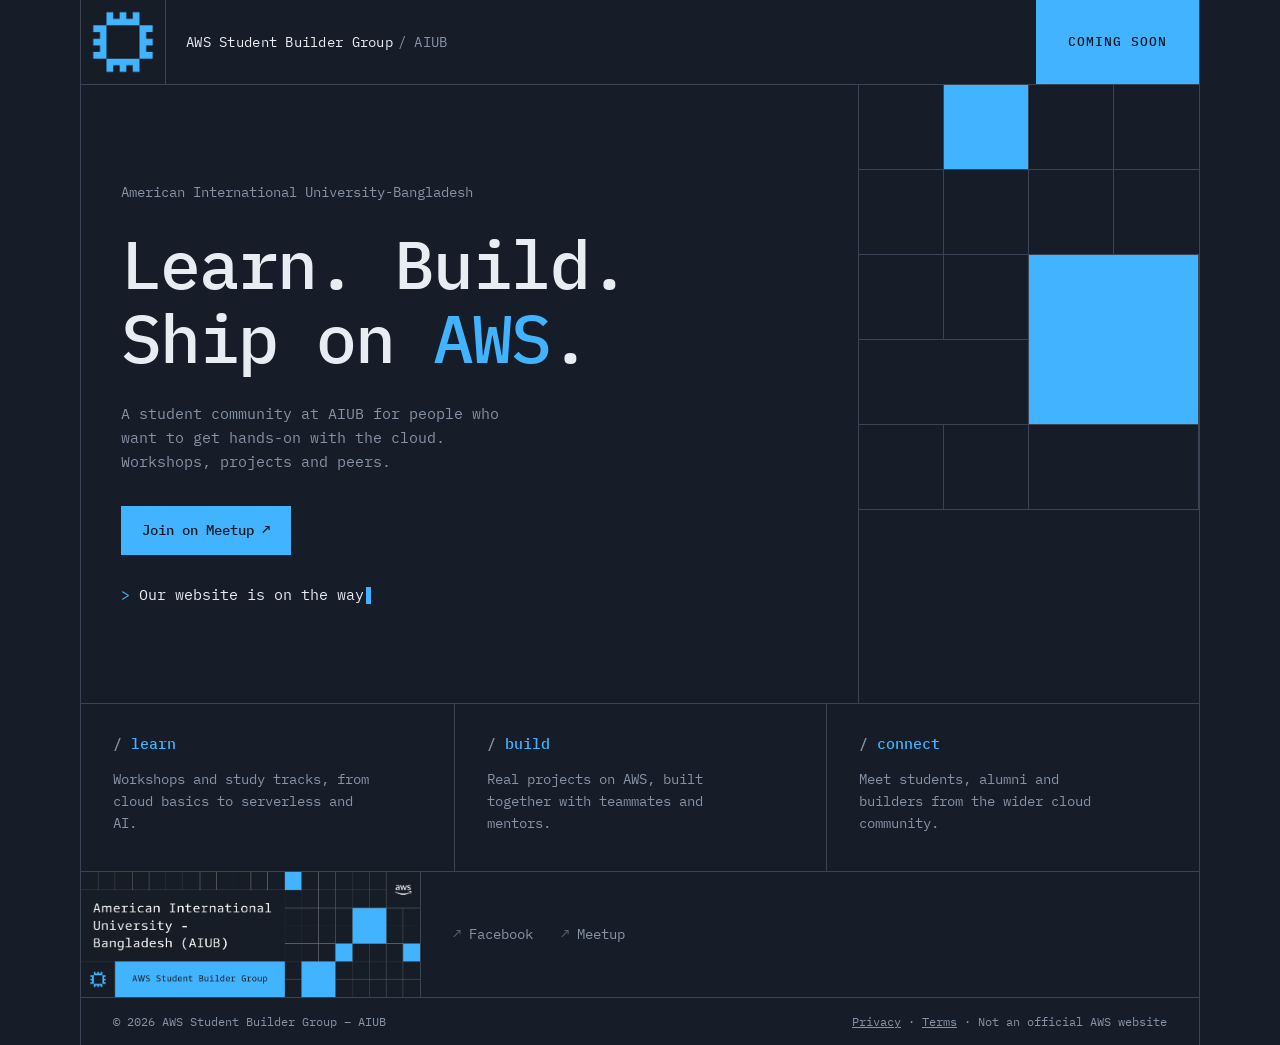
<file: index.html>
<!doctype html>
<html lang="en">
<head>
  <meta charset="utf-8">
  <meta name="viewport" content="width=device-width, initial-scale=1">
  <title>AWS Student Builder Group – AIUB</title>
  <meta name="description" content="AWS Student Builder Group at American International University-Bangladesh. Website coming soon.">
  <meta property="og:title" content="AWS Student Builder Group – AIUB">
  <meta property="og:description" content="Website coming soon.">
  <meta property="og:image" content="footer.png">
  <meta name="theme-color" content="#161d29">
  <link rel="icon" href="logo.jpg">
  <link rel="preconnect" href="https://fonts.googleapis.com">
  <link rel="preconnect" href="https://fonts.gstatic.com" crossorigin>
  <link rel="stylesheet" href="https://fonts.googleapis.com/css2?family=IBM+Plex+Mono:wght@400;500&display=swap">
  <link rel="stylesheet" href="style.css">
</head>
<body>
  <div class="sheet">
    <header class="row bar">
      <div class="mark"><img src="logo.jpg" alt="AWS Student Builder Group logo"></div>
      <a class="name" href="#">AWS Student Builder Group<span>/ AIUB</span></a>
      <div class="tag">Coming soon</div>
    </header>

    <main>
      <section class="row hero">
        <div class="hero-copy">
          <p class="kicker">American International University-Bangladesh</p>
          <h1>Learn. Build. Ship on <mark>AWS</mark>.</h1>
          <p class="lede">A student community at AIUB for people who want to get hands-on with the cloud. Workshops, projects and peers.</p>
          <a class="join" href="https://www.meetup.com/aws-sbg-at-american-international-university-bangladesh/" target="_blank" rel="noopener">Join on Meetup <span aria-hidden="true">↗</span></a>
          <p class="soon">Our website is on the way<span class="cursor" aria-hidden="true"></span></p>
        </div>
        <div class="mosaic" aria-hidden="true">
          <i></i><i class="on"></i><i></i><i></i>
          <i></i><i></i><i></i><i></i>
          <i></i><i></i><i class="on w2"></i>
          <i></i><i></i>
          <i></i><i></i><i></i><i></i>
        </div>
      </section>

      <section class="row cells" aria-label="What we do">
        <article class="cell"><h2>learn</h2><p>Workshops and study tracks, from cloud basics to serverless and AI.</p></article>
        <article class="cell"><h2>build</h2><p>Real projects on AWS, built together with teammates and mentors.</p></article>
        <article class="cell"><h2>connect</h2><p>Meet students, alumni and builders from the wider cloud community.</p></article>
      </section>
    </main>

    <footer>
      <div class="row f-main">
        <img src="footer.png" alt="American International University-Bangladesh (AIUB) – AWS Student Builder Group">
        <nav class="f-links" aria-label="Community links">
          <a href="https://www.facebook.com/AWSBuildersAIUB" target="_blank" rel="noopener">Facebook</a>
          <a href="https://www.meetup.com/aws-sbg-at-american-international-university-bangladesh/" target="_blank" rel="noopener">Meetup</a>
        </nav>
      </div>
      <div class="f-base">
        <span>© 2026 AWS Student Builder Group – AIUB</span>
        <span><a href="/privacy/">Privacy</a> · <a href="/terms/">Terms</a> · Not an official AWS website</span>
      </div>
    </footer>
  </div>
</body>
</html>
</file>
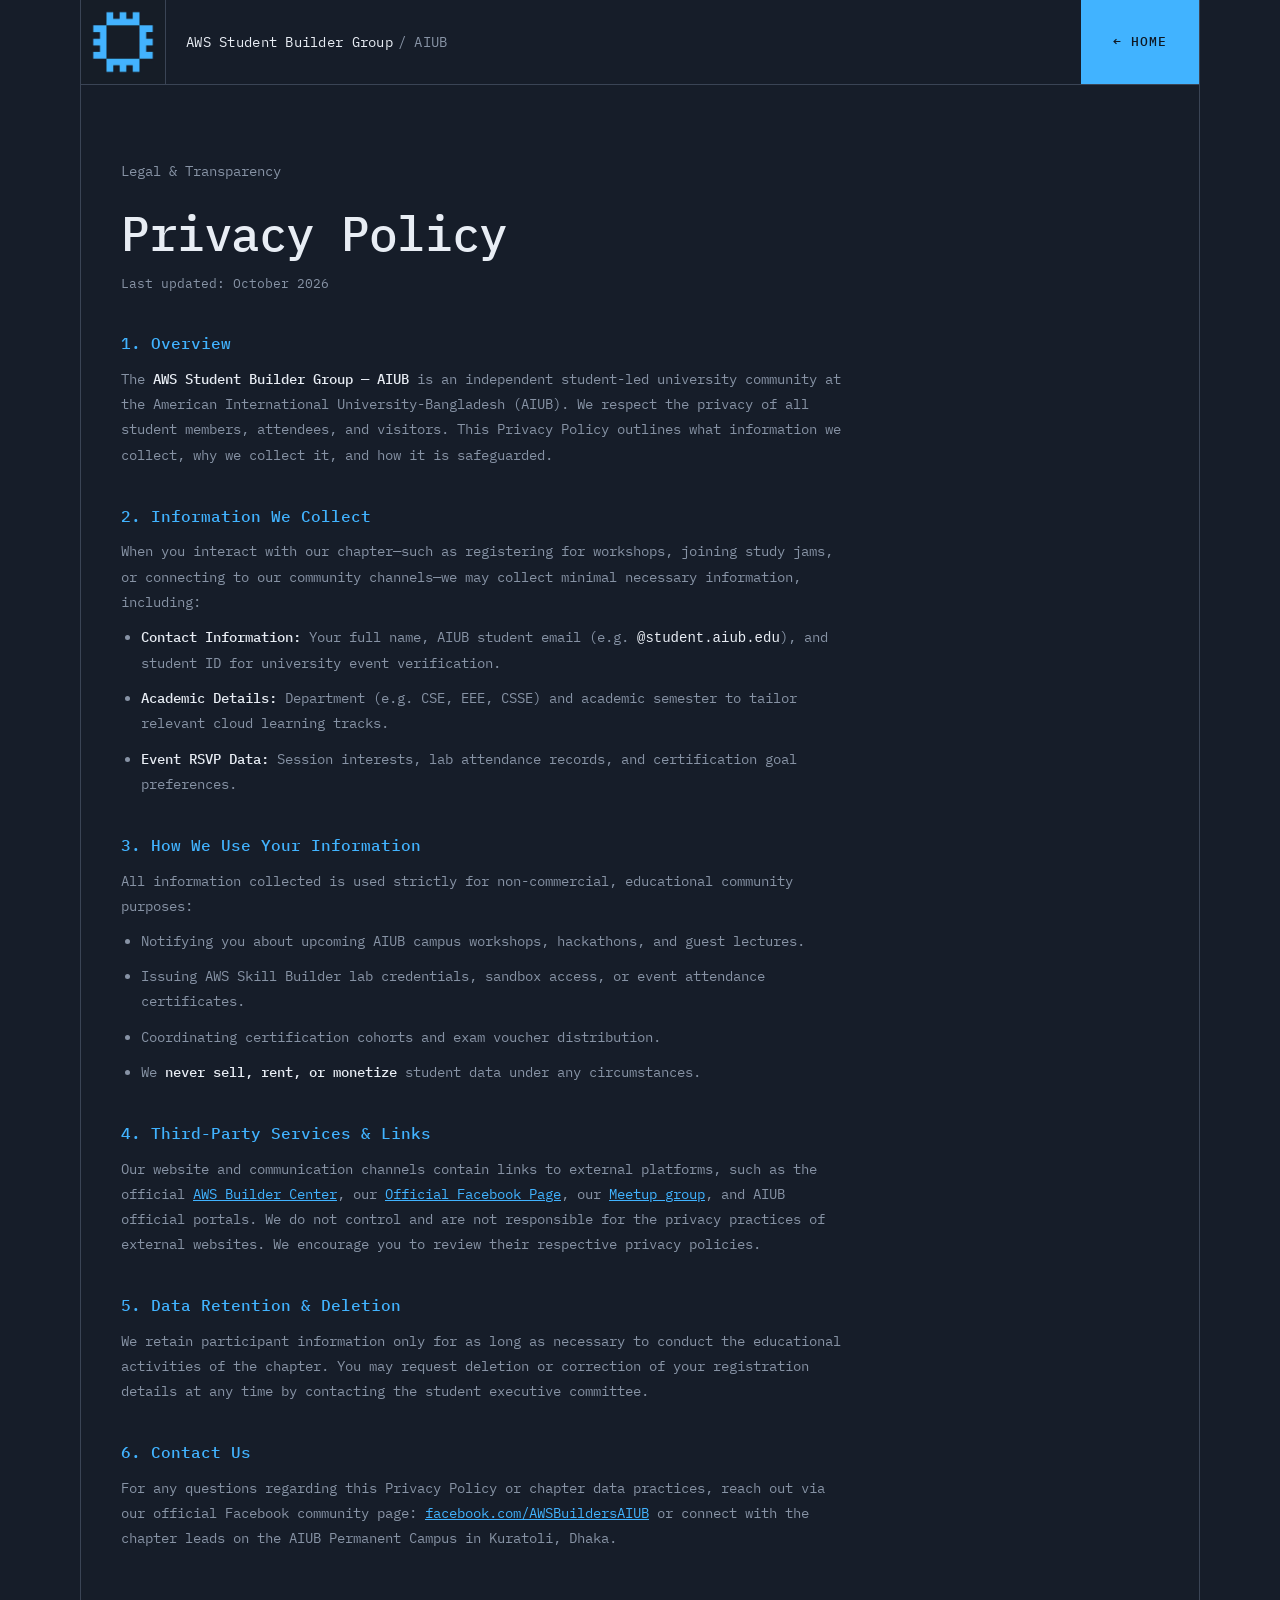
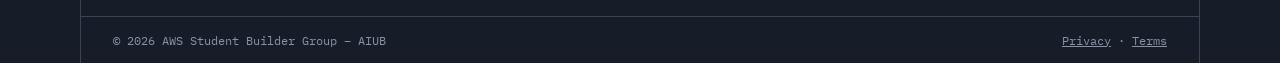
<file: privacy/index.html>
<!doctype html>
<html lang="en">
<head>
  <meta charset="utf-8">
  <meta name="viewport" content="width=device-width, initial-scale=1">
  <title>Privacy Policy – AWS Student Builder Group AIUB</title>
  <meta name="theme-color" content="#161d29">
  <link rel="icon" href="/logo.jpg">
  <link rel="stylesheet" href="https://fonts.googleapis.com/css2?family=IBM+Plex+Mono:wght@400;500&display=swap">
  <link rel="stylesheet" href="/style.css">
</head>
<body>
  <div class="sheet">
    <header class="row bar">
      <div class="mark"><img src="/logo.jpg" alt="AWS Student Builder Group logo"></div>
      <a class="name" href="/">AWS Student Builder Group<span>/ AIUB</span></a>
      <a class="tag" href="/">← Home</a>
    </header>
    <main class="row legal">
      <p class="kicker">Legal &amp; Transparency</p>
      <h1>Privacy Policy</h1>
      <p class="date">Last updated: October 2026</p>
<section><h2>1. Overview</h2><p>The <strong>AWS Student Builder Group — AIUB</strong> is an independent student-led university community at the American International University-Bangladesh (AIUB). We respect the privacy of all student members, attendees, and visitors. This Privacy Policy outlines what information we collect, why we collect it, and how it is safeguarded.</p></section>
<section><h2>2. Information We Collect</h2><p>When you interact with our chapter—such as registering for workshops, joining study jams, or connecting to our community channels—we may collect minimal necessary information, including:</p><ul><li><strong>Contact Information:</strong> Your full name, AIUB student email (e.g. <code>@student.aiub.edu</code>), and student ID for university event verification.</li><li><strong>Academic Details:</strong> Department (e.g. CSE, EEE, CSSE) and academic semester to tailor relevant cloud learning tracks.</li><li><strong>Event RSVP Data:</strong> Session interests, lab attendance records, and certification goal preferences.</li></ul></section>
<section><h2>3. How We Use Your Information</h2><p>All information collected is used strictly for non-commercial, educational community purposes:</p><ul><li>Notifying you about upcoming AIUB campus workshops, hackathons, and guest lectures.</li><li>Issuing AWS Skill Builder lab credentials, sandbox access, or event attendance certificates.</li><li>Coordinating certification cohorts and exam voucher distribution.</li><li>We <strong>never sell, rent, or monetize</strong> student data under any circumstances.</li></ul></section>
<section><h2>4. Third-Party Services &amp; Links</h2><p>Our website and communication channels contain links to external platforms, such as the official <a href="https://builder.aws.com/" target="_blank" rel="noopener">AWS Builder Center</a>, our <a href="https://www.facebook.com/AWSBuildersAIUB" target="_blank" rel="noopener">Official Facebook Page</a>, our <a href="https://www.meetup.com/aws-sbg-at-american-international-university-bangladesh/" target="_blank" rel="noopener">Meetup group</a>, and AIUB official portals. We do not control and are not responsible for the privacy practices of external websites. We encourage you to review their respective privacy policies.</p></section>
<section><h2>5. Data Retention &amp; Deletion</h2><p>We retain participant information only for as long as necessary to conduct the educational activities of the chapter. You may request deletion or correction of your registration details at any time by contacting the student executive committee.</p></section>
<section><h2>6. Contact Us</h2><p>For any questions regarding this Privacy Policy or chapter data practices, reach out via our official Facebook community page: <a href="https://www.facebook.com/AWSBuildersAIUB" target="_blank" rel="noopener">facebook.com/AWSBuildersAIUB</a> or connect with the chapter leads on the AIUB Permanent Campus in Kuratoli, Dhaka.</p></section>
    </main>
    <footer>
      <div class="f-base">
        <span>© 2026 AWS Student Builder Group – AIUB</span>
        <span><a href="/privacy/">Privacy</a> · <a href="/terms/">Terms</a></span>
      </div>
    </footer>
  </div>
</body>
</html>
</file>
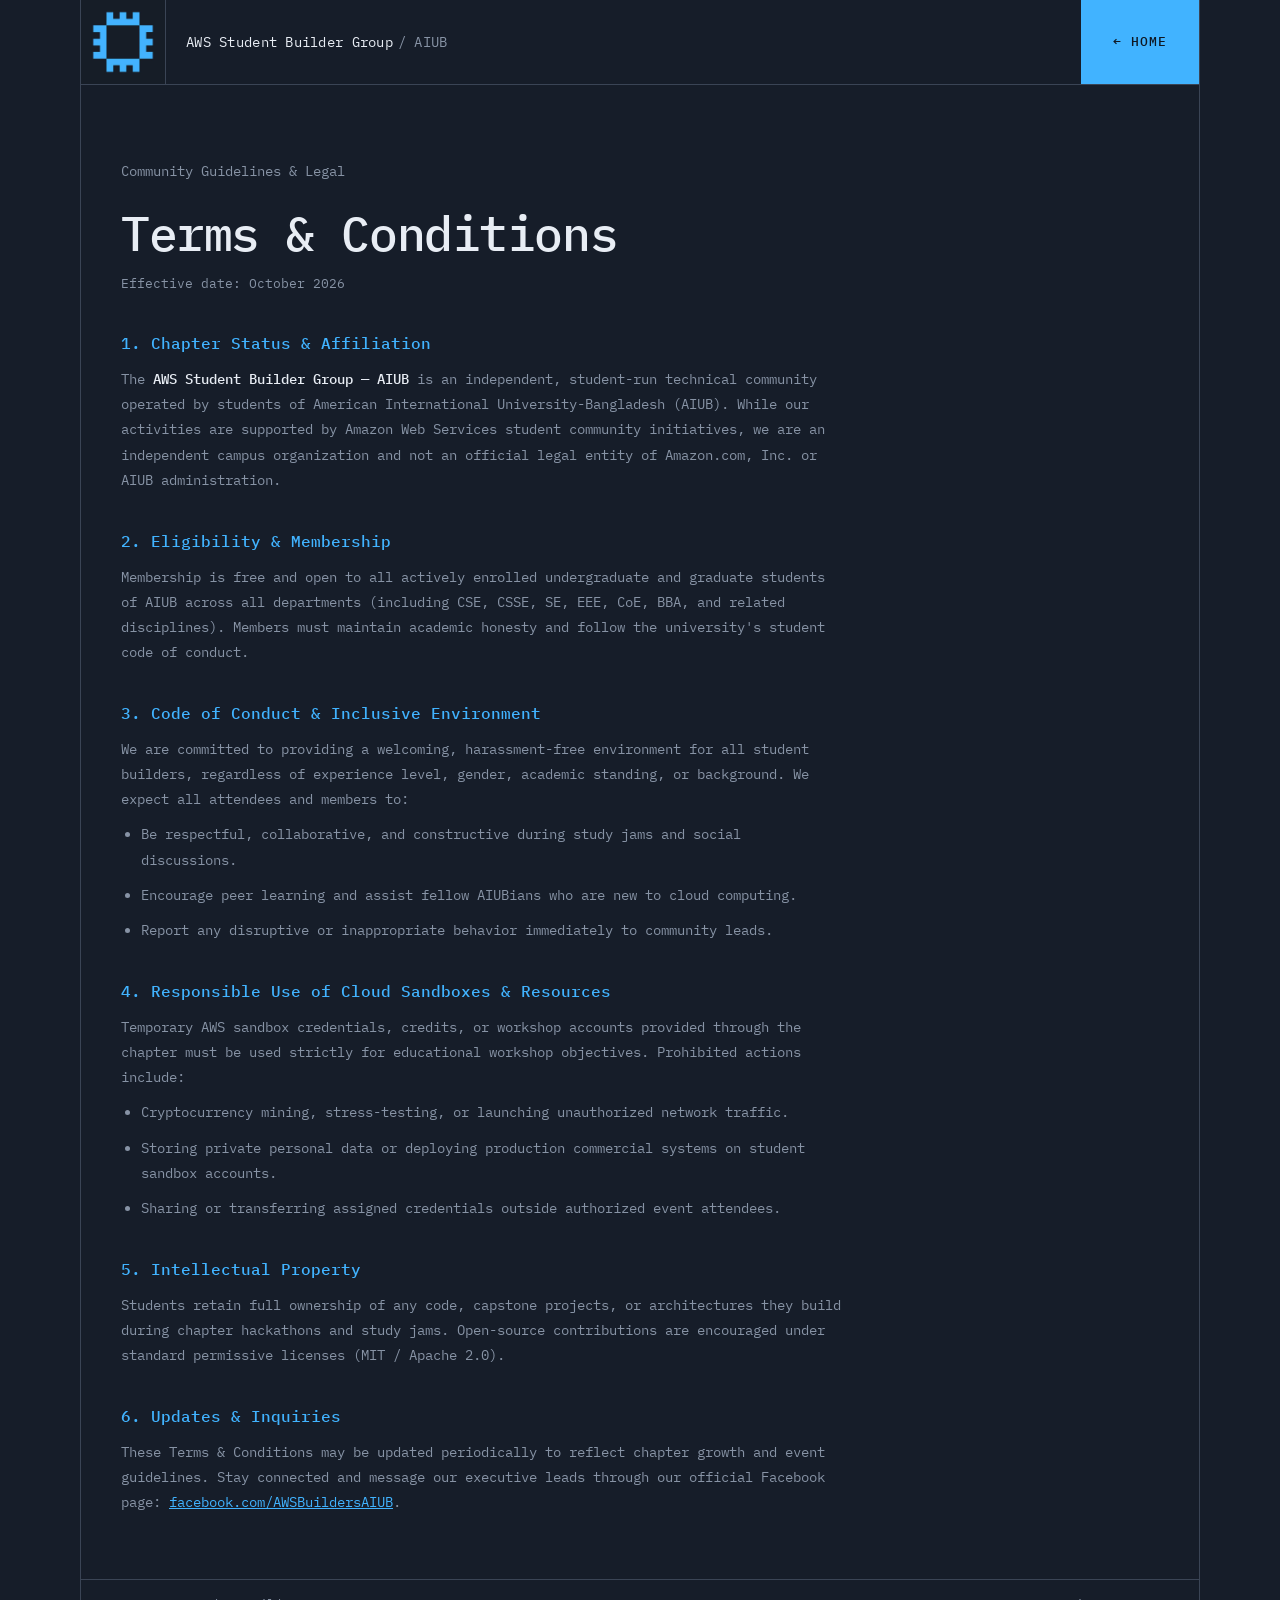
<file: terms/index.html>
<!doctype html>
<html lang="en">
<head>
  <meta charset="utf-8">
  <meta name="viewport" content="width=device-width, initial-scale=1">
  <title>Terms &amp; Conditions – AWS Student Builder Group AIUB</title>
  <meta name="theme-color" content="#161d29">
  <link rel="icon" href="/logo.jpg">
  <link rel="stylesheet" href="https://fonts.googleapis.com/css2?family=IBM+Plex+Mono:wght@400;500&display=swap">
  <link rel="stylesheet" href="/style.css">
</head>
<body>
  <div class="sheet">
    <header class="row bar">
      <div class="mark"><img src="/logo.jpg" alt="AWS Student Builder Group logo"></div>
      <a class="name" href="/">AWS Student Builder Group<span>/ AIUB</span></a>
      <a class="tag" href="/">← Home</a>
    </header>
    <main class="row legal">
      <p class="kicker">Community Guidelines &amp; Legal</p>
      <h1>Terms &amp; Conditions</h1>
      <p class="date">Effective date: October 2026</p>
<section><h2>1. Chapter Status &amp; Affiliation</h2><p>The <strong>AWS Student Builder Group — AIUB</strong> is an independent, student-run technical community operated by students of American International University-Bangladesh (AIUB). While our activities are supported by Amazon Web Services student community initiatives, we are an independent campus organization and not an official legal entity of Amazon.com, Inc. or AIUB administration.</p></section>
<section><h2>2. Eligibility &amp; Membership</h2><p>Membership is free and open to all actively enrolled undergraduate and graduate students of AIUB across all departments (including CSE, CSSE, SE, EEE, CoE, BBA, and related disciplines). Members must maintain academic honesty and follow the university's student code of conduct.</p></section>
<section><h2>3. Code of Conduct &amp; Inclusive Environment</h2><p>We are committed to providing a welcoming, harassment-free environment for all student builders, regardless of experience level, gender, academic standing, or background. We expect all attendees and members to:</p><ul><li>Be respectful, collaborative, and constructive during study jams and social discussions.</li><li>Encourage peer learning and assist fellow AIUBians who are new to cloud computing.</li><li>Report any disruptive or inappropriate behavior immediately to community leads.</li></ul></section>
<section><h2>4. Responsible Use of Cloud Sandboxes &amp; Resources</h2><p>Temporary AWS sandbox credentials, credits, or workshop accounts provided through the chapter must be used strictly for educational workshop objectives. Prohibited actions include:</p><ul><li>Cryptocurrency mining, stress-testing, or launching unauthorized network traffic.</li><li>Storing private personal data or deploying production commercial systems on student sandbox accounts.</li><li>Sharing or transferring assigned credentials outside authorized event attendees.</li></ul></section>
<section><h2>5. Intellectual Property</h2><p>Students retain full ownership of any code, capstone projects, or architectures they build during chapter hackathons and study jams. Open-source contributions are encouraged under standard permissive licenses (MIT / Apache 2.0).</p></section>
<section><h2>6. Updates &amp; Inquiries</h2><p>These Terms &amp; Conditions may be updated periodically to reflect chapter growth and event guidelines. Stay connected and message our executive leads through our official Facebook page: <a href="https://www.facebook.com/AWSBuildersAIUB" target="_blank" rel="noopener">facebook.com/AWSBuildersAIUB</a>.</p></section>
    </main>
    <footer>
      <div class="f-base">
        <span>© 2026 AWS Student Builder Group – AIUB</span>
        <span><a href="/privacy/">Privacy</a> · <a href="/terms/">Terms</a></span>
      </div>
    </footer>
  </div>
</body>
</html>
</file>
<file: style.css>
/* Brand: navy + blue, pixel grid, monospace — taken from the group's own banner */
:root {
  --bg: #161d29;
  --ink: #e8edf4;
  --dim: #8793a5;
  --line: #3a4455;
  --blue: #41b3ff;
  --u: clamp(44px, 7.2vw, 85px); /* grid cell */
  --mono: "IBM Plex Mono", ui-monospace, "SF Mono", Menlo, monospace;
}

* { box-sizing: border-box; margin: 0; padding: 0; }
html { color-scheme: dark; }
body {
  background: var(--bg);
  color: var(--ink);
  font: 400 16px/1.6 var(--mono);
  -webkit-font-smoothing: antialiased;
  min-height: 100dvh;
}
a { color: inherit; }
:focus-visible { outline: 2px solid var(--blue); outline-offset: 3px; }

/* framed sheet */
.sheet {
  max-width: 1120px;
  margin: 0 auto;
  border-left: 1px solid var(--line);
  border-right: 1px solid var(--line);
  min-height: 100dvh;
  display: flex;
  flex-direction: column;
}
.row { border-bottom: 1px solid var(--line); }

/* ---------- header ---------- */
.bar { display: flex; align-items: stretch; height: var(--u); }
.bar .mark { width: var(--u); flex: none; border-right: 1px solid var(--line); }
.bar .mark img { width: 100%; height: 100%; object-fit: cover; display: block; }
.bar .name {
  flex: 1; display: flex; align-items: center; padding: 0 20px;
  font-size: 14px; letter-spacing: .02em; text-decoration: none;
}
.bar .name span { color: var(--dim); margin-left: .6ch; }
.bar .tag {
  display: flex; align-items: center; padding: 0 clamp(16px, 3vw, 32px);
  background: var(--blue); color: #0f1722;
  font-size: 13px; font-weight: 500; text-transform: uppercase; letter-spacing: .08em;
}

/* ---------- hero ---------- */
.hero { display: grid; grid-template-columns: 1fr calc(var(--u) * 4); }
.hero-copy { padding: clamp(40px, 9vw, 96px) clamp(20px, 4vw, 40px); border-right: 1px solid var(--line); }
.kicker { color: var(--dim); font-size: 14px; }
h1 {
  margin-top: 24px;
  font-weight: 500;
  font-size: clamp(34px, 6.2vw, 68px);
  line-height: 1.08;
  letter-spacing: -0.03em;
  max-width: 13ch;
}
h1 mark { background: none; color: var(--blue); }
.lede { margin-top: 28px; max-width: 46ch; color: var(--dim); font-size: 15px; }
.join { display: inline-block; margin-top: 32px; padding: 12px 20px; background: var(--blue); color: #0f1722; font-weight: 500; font-size: 14px; text-decoration: none; border: 1px solid var(--blue); transition: background .2s, color .2s; }
.join:hover { background: transparent; color: var(--blue); }
.soon { margin-top: 28px; font-size: 15px; }
.soon::before { content: "> "; color: var(--blue); }
.cursor { display: inline-block; width: .6ch; height: 1.1em; background: var(--blue); vertical-align: text-bottom; margin-left: 2px; animation: blink 1.1s steps(1) infinite; }

/* pixel mosaic (echoes the banner) */
.mosaic {
  display: grid; grid-template-columns: repeat(4, 1fr); grid-auto-rows: var(--u);
}
.mosaic i { border-right: 1px solid var(--line); border-bottom: 1px solid var(--line); }
.mosaic i:nth-child(4n) { border-right: 0; }
.mosaic .on { background: var(--blue); }
.mosaic .w2 { grid-column: span 2; grid-row: span 2; }

/* ---------- what we do ---------- */
.cells { display: grid; grid-template-columns: repeat(3, 1fr); }
.cell { padding: 28px clamp(20px, 3vw, 32px) 36px; }
.cell + .cell { border-left: 1px solid var(--line); }
.cell h2 { font-size: 15px; font-weight: 500; color: var(--blue); }
.cell h2::before { content: "/ "; color: var(--dim); }
.cell p { margin-top: 12px; color: var(--dim); font-size: 14px; max-width: 32ch; }

/* ---------- footer ---------- */
footer { margin-top: auto; }
.f-main { display: grid; grid-template-columns: minmax(0, 340px) 1fr; }
.f-main img { display: block; width: 100%; border-right: 1px solid var(--line); }
.f-links { display: flex; flex-wrap: wrap; align-content: center; gap: 10px 28px; padding: 24px clamp(20px, 3vw, 32px); font-size: 14px; }
.f-links a { text-decoration: none; color: var(--dim); }
.f-links a:hover { color: var(--blue); }
.f-links a::before { content: "↗ "; opacity: .6; }
.f-base { display: flex; justify-content: space-between; flex-wrap: wrap; gap: 4px 24px; padding: 14px clamp(20px, 3vw, 32px); font-size: 12px; color: var(--dim); }

/* ---------- motion ---------- */
@keyframes blink { 50% { opacity: 0; } }
@media (prefers-reduced-motion: reduce) { .cursor { animation: none; } }

/* ---------- small screens ---------- */
@media (max-width: 760px) {
  .hero { grid-template-columns: 1fr; }
  .hero-copy { border-right: 0; border-bottom: 1px solid var(--line); }
  .mosaic { grid-template-columns: repeat(6, 1fr); grid-auto-rows: 44px; }
  .mosaic i:nth-child(4n) { border-right: 1px solid var(--line); }
  .mosaic i:nth-child(6n) { border-right: 0; }
  .mosaic i:nth-child(n+13) { display: none; }
  .cells { grid-template-columns: 1fr; }
  .cell + .cell { border-left: 0; border-top: 1px solid var(--line); }
  .f-main { grid-template-columns: 1fr; }
  .f-main img { border-right: 0; border-bottom: 1px solid var(--line); }
  .bar .name span { display: none; }
}

/* ---------- legal pages ---------- */
.legal { padding: clamp(32px, 6vw, 64px) clamp(20px, 4vw, 40px); max-width: 100%; }
.legal h1 { max-width: none; font-size: clamp(28px, 5vw, 48px); }
.legal .date { margin-top: 12px; color: var(--dim); font-size: 13px; }
.legal section { max-width: 72ch; margin-top: 36px; }
.legal h2 { font-size: 16px; font-weight: 500; color: var(--blue); }
.legal p, .legal li { margin-top: 10px; font-size: 14px; line-height: 1.8; color: var(--dim); }
.legal ul { padding-left: 20px; }
.legal strong { color: var(--ink); font-weight: 500; }
.legal a { color: var(--blue); }
.legal code { color: var(--ink); }
.f-base a { color: inherit; }
.f-base a:hover { color: var(--blue); }
a.tag { text-decoration: none; }
</file>
